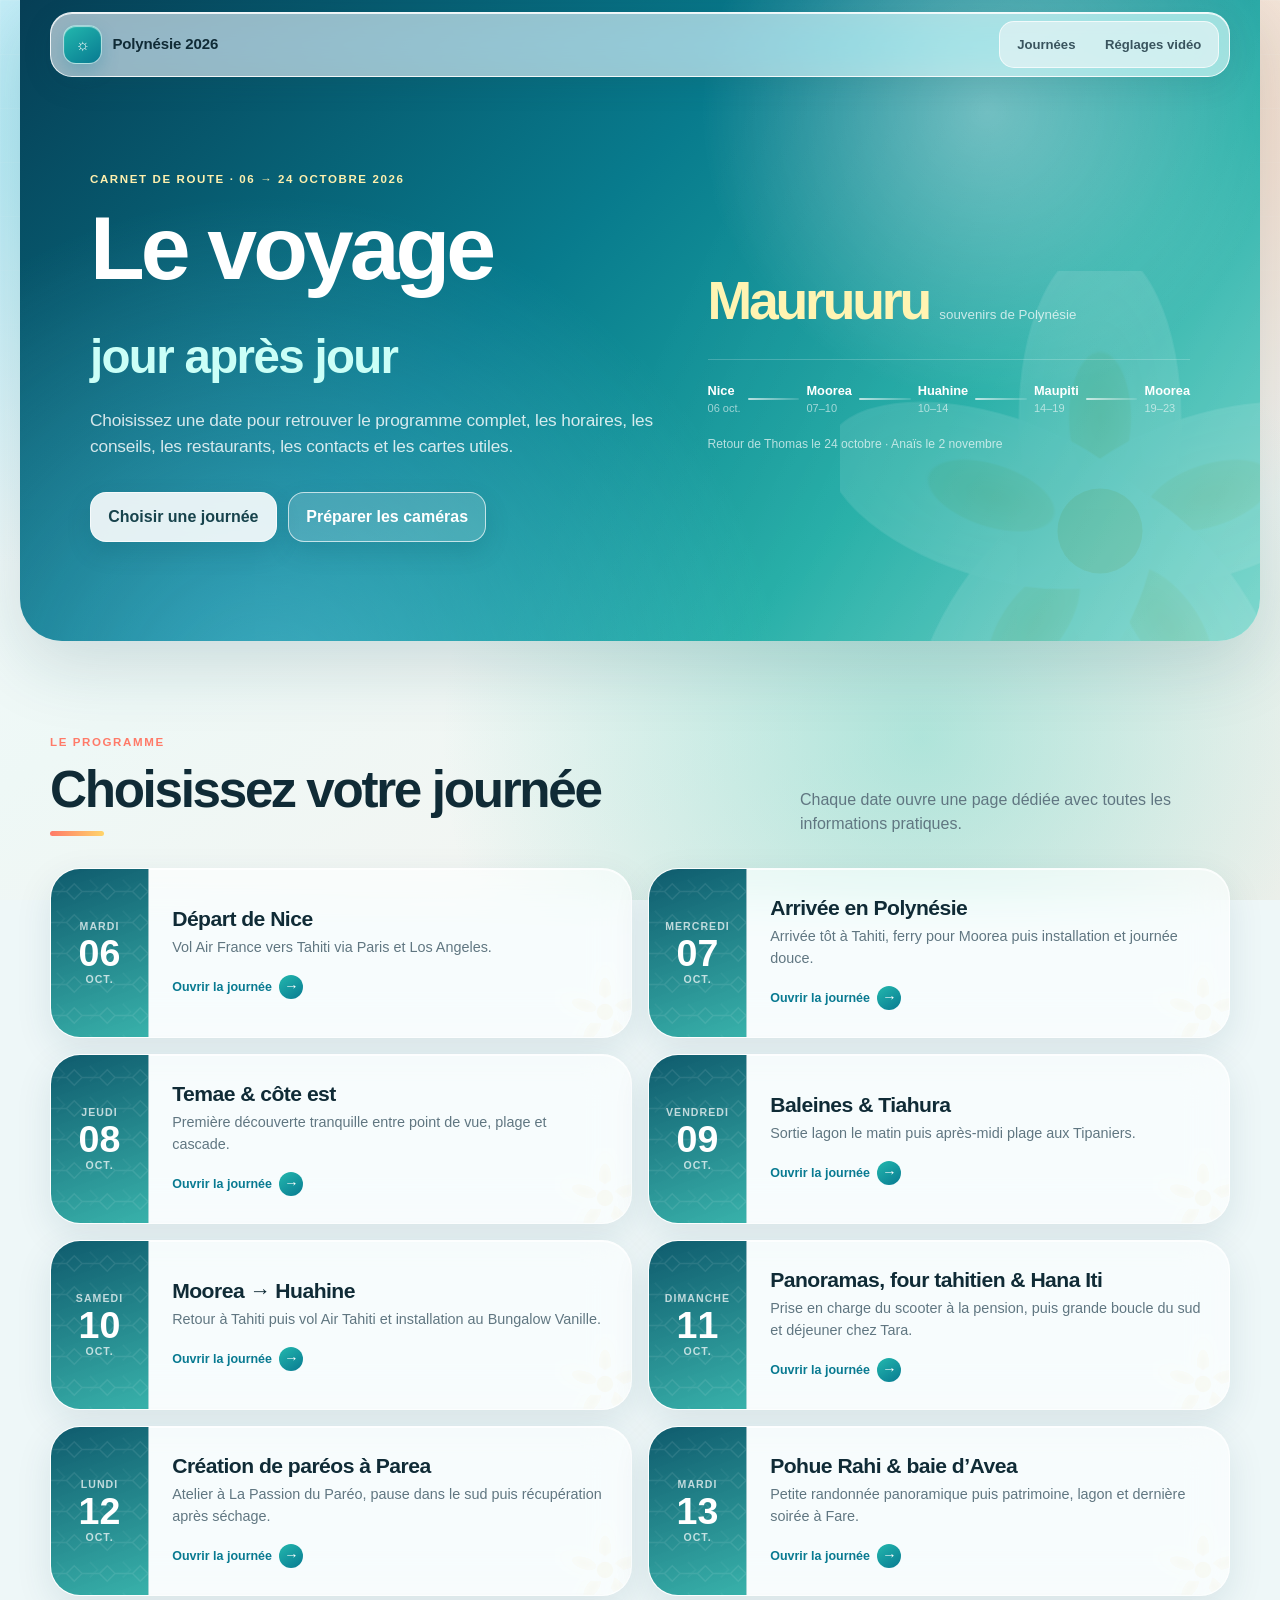
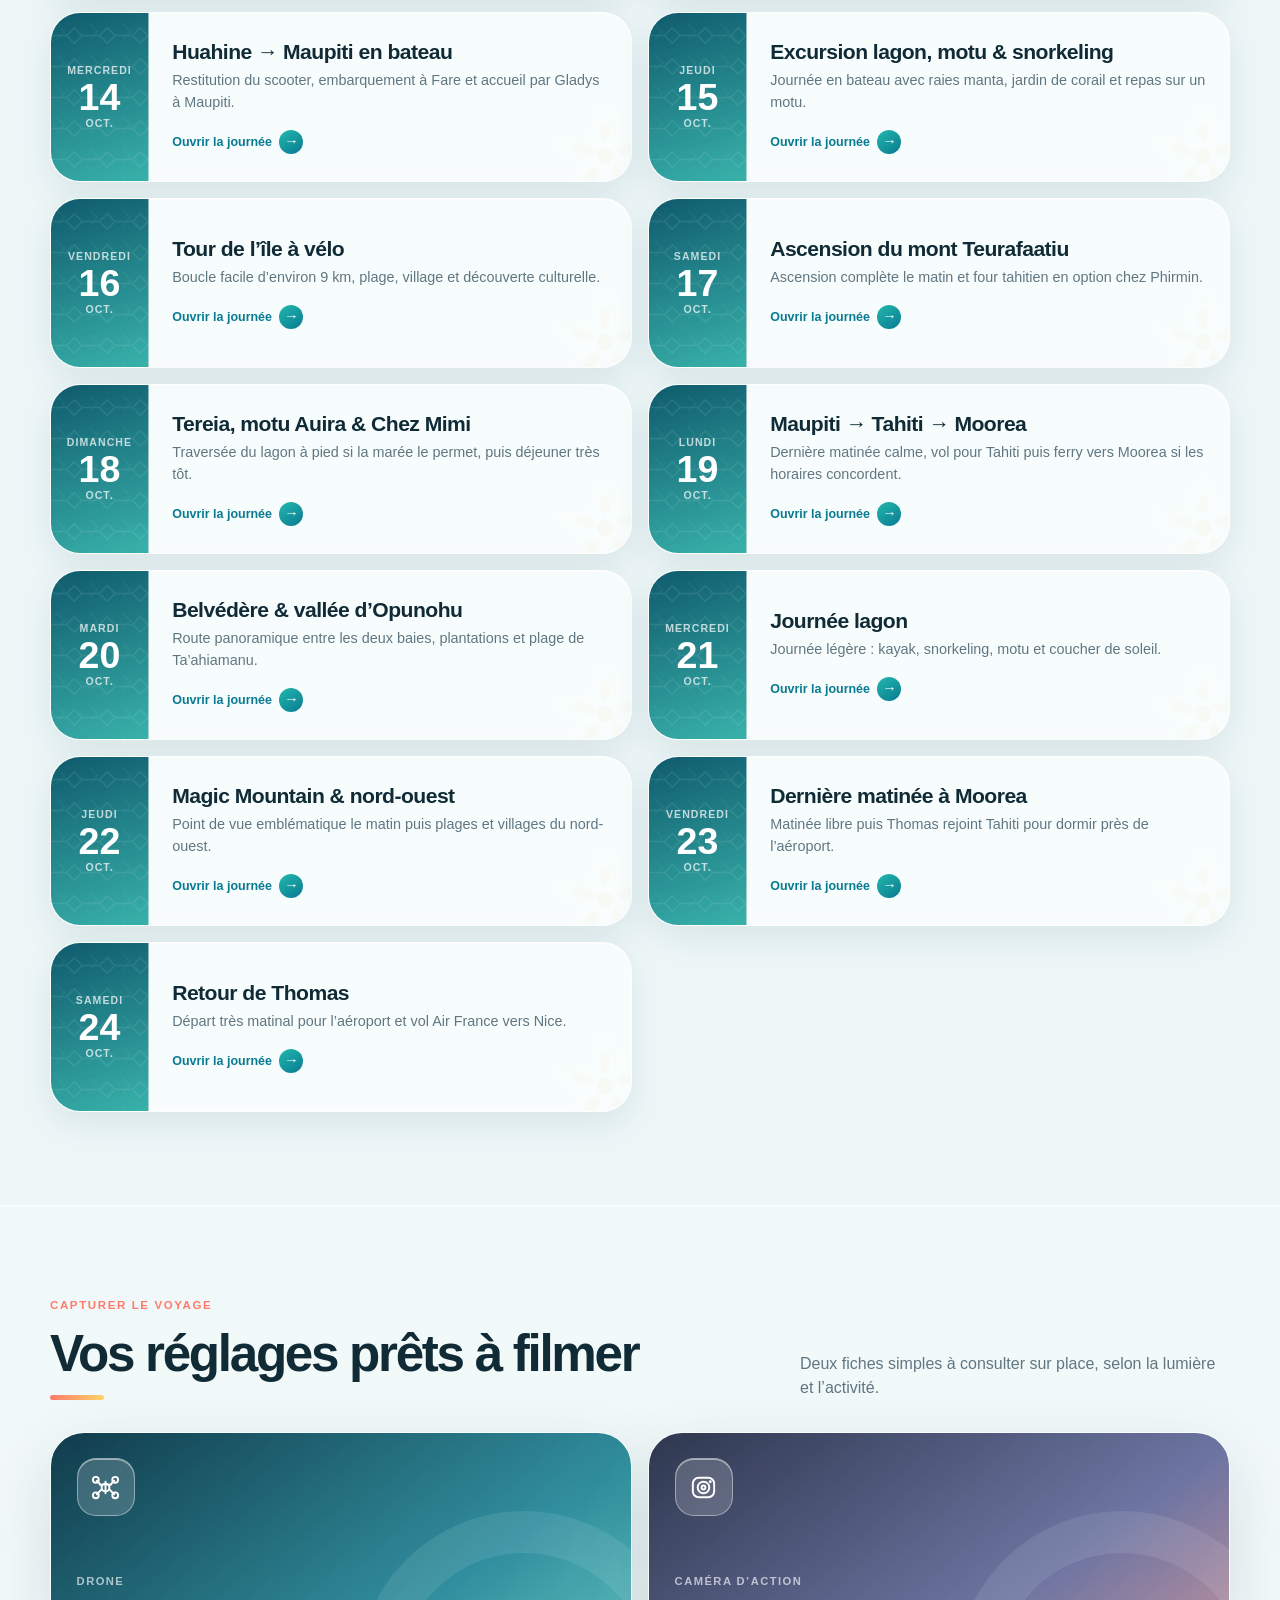
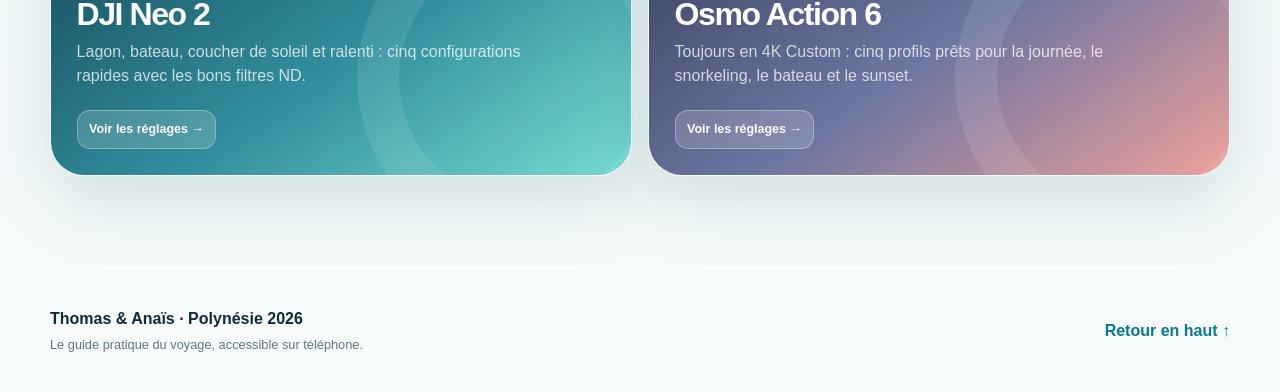
<file: index.html>
<!doctype html>
<html lang="fr">
<head>
  <meta charset="utf-8">
  <meta name="viewport" content="width=device-width, initial-scale=1, viewport-fit=cover">
  <meta name="theme-color" content="#eef7f8">
  <meta name="description" content="Guide jour par jour du voyage de Thomas et Anaïs en Polynésie française, du 6 au 24 octobre 2026.">
  <title>Polynésie 2026 · Guide jour par jour</title>
  <link rel="manifest" href="manifest.webmanifest">
  <link rel="icon" href="favicon.svg" type="image/svg+xml">
  <link rel="stylesheet" href="styles.css">
</head>
<body>
  <header class="topbar">
    <a class="brand" href="#top" aria-label="Retour au début"><span class="brand-mark" aria-hidden="true">☼</span><span>Polynésie <b>2026</b></span></a>
    <nav aria-label="Navigation principale"><a href="#planning">Journées</a><a href="materiel.html">Réglages vidéo</a></nav>
  </header>
  <main id="top">
    <section class="hero home-hero">
      <div class="hero-copy">
        <p class="eyebrow">Carnet de route · 06 → 24 octobre 2026</p>
        <h1>Le voyage<br><em>jour après jour</em></h1>
        <p class="hero-intro">Choisissez une date pour retrouver le programme complet, les horaires, les conseils, les restaurants, les contacts et les cartes utiles.</p>
        <div class="hero-actions"><a class="button primary" href="#planning">Choisir une journée</a><a class="button secondary" href="materiel.html">Préparer les caméras</a></div>
      </div>
      <div class="route-card" aria-label="Résumé du voyage">
        <div class="countdown"><span id="countdown-number">—</span><small id="countdown-label">avant le départ</small></div>
        <div class="route-line">
          <div><b>Nice</b><span>06 oct.</span></div><i></i>
          <div><b>Moorea</b><span>07–10</span></div><i></i>
          <div><b>Huahine</b><span>10–14</span></div><i></i>
          <div><b>Maupiti</b><span>14–19</span></div><i></i>
          <div><b>Moorea</b><span>19–23</span></div>
        </div>
        <p class="route-note">Retour de Thomas le 24 octobre · Anaïs le 2 novembre</p>
      </div>
    </section>
    <section class="section home-planning" id="planning">
      <div class="section-heading">
        <div><p class="eyebrow">Le programme</p><h2>Choisissez votre journée</h2></div>
        <p>Chaque date ouvre une page dédiée avec toutes les informations pratiques.</p>
      </div>
      <div class="days home-days" id="days"></div>
    </section>
    <section class="capture-section" id="capture">
      <div class="section-heading">
        <div><p class="eyebrow">Capturer le voyage</p><h2>Vos réglages prêts à filmer</h2></div>
        <p>Deux fiches simples à consulter sur place, selon la lumière et l’activité.</p>
      </div>
      <div class="capture-grid">
        <a class="device-card" href="materiel.html#neo2">
          <span class="device-icon" aria-hidden="true"><svg viewBox="0 0 32 32" fill="none"><path d="M10 13h12M16 10v12M7 9l5 5M25 9l-5 5M7 23l5-5M25 23l-5-5" stroke-width="2" stroke-linecap="round"/><circle cx="16" cy="16" r="4" stroke-width="2"/><circle cx="6" cy="8" r="3" stroke-width="2"/><circle cx="26" cy="8" r="3" stroke-width="2"/><circle cx="6" cy="24" r="3" stroke-width="2"/><circle cx="26" cy="24" r="3" stroke-width="2"/></svg></span>
          <small>Drone</small><h3>DJI Neo 2</h3><p>Lagon, bateau, coucher de soleil et ralenti : cinq configurations rapides avec les bons filtres ND.</p><span class="device-link">Voir les réglages →</span>
        </a>
        <a class="device-card osmo" href="materiel.html#osmo">
          <span class="device-icon" aria-hidden="true"><svg viewBox="0 0 32 32" fill="none"><rect x="5" y="6" width="22" height="20" rx="6" stroke-width="2"/><circle cx="16" cy="16" r="6" stroke-width="2"/><circle cx="16" cy="16" r="2" stroke-width="2"/><path d="M23 10h.01" stroke-width="3" stroke-linecap="round"/></svg></span>
          <small>Caméra d’action</small><h3>Osmo Action 6</h3><p>Toujours en 4K Custom : cinq profils prêts pour la journée, le snorkeling, le bateau et le sunset.</p><span class="device-link">Voir les réglages →</span>
        </a>
      </div>
    </section>
  </main>
  <footer>
    <div><b>Thomas & Anaïs · Polynésie 2026</b><span>Le guide pratique du voyage, accessible sur téléphone.</span></div>
    <a href="#top">Retour en haut ↑</a>
  </footer>
  <script src="app.js"></script>
</body>
</html>
</file>
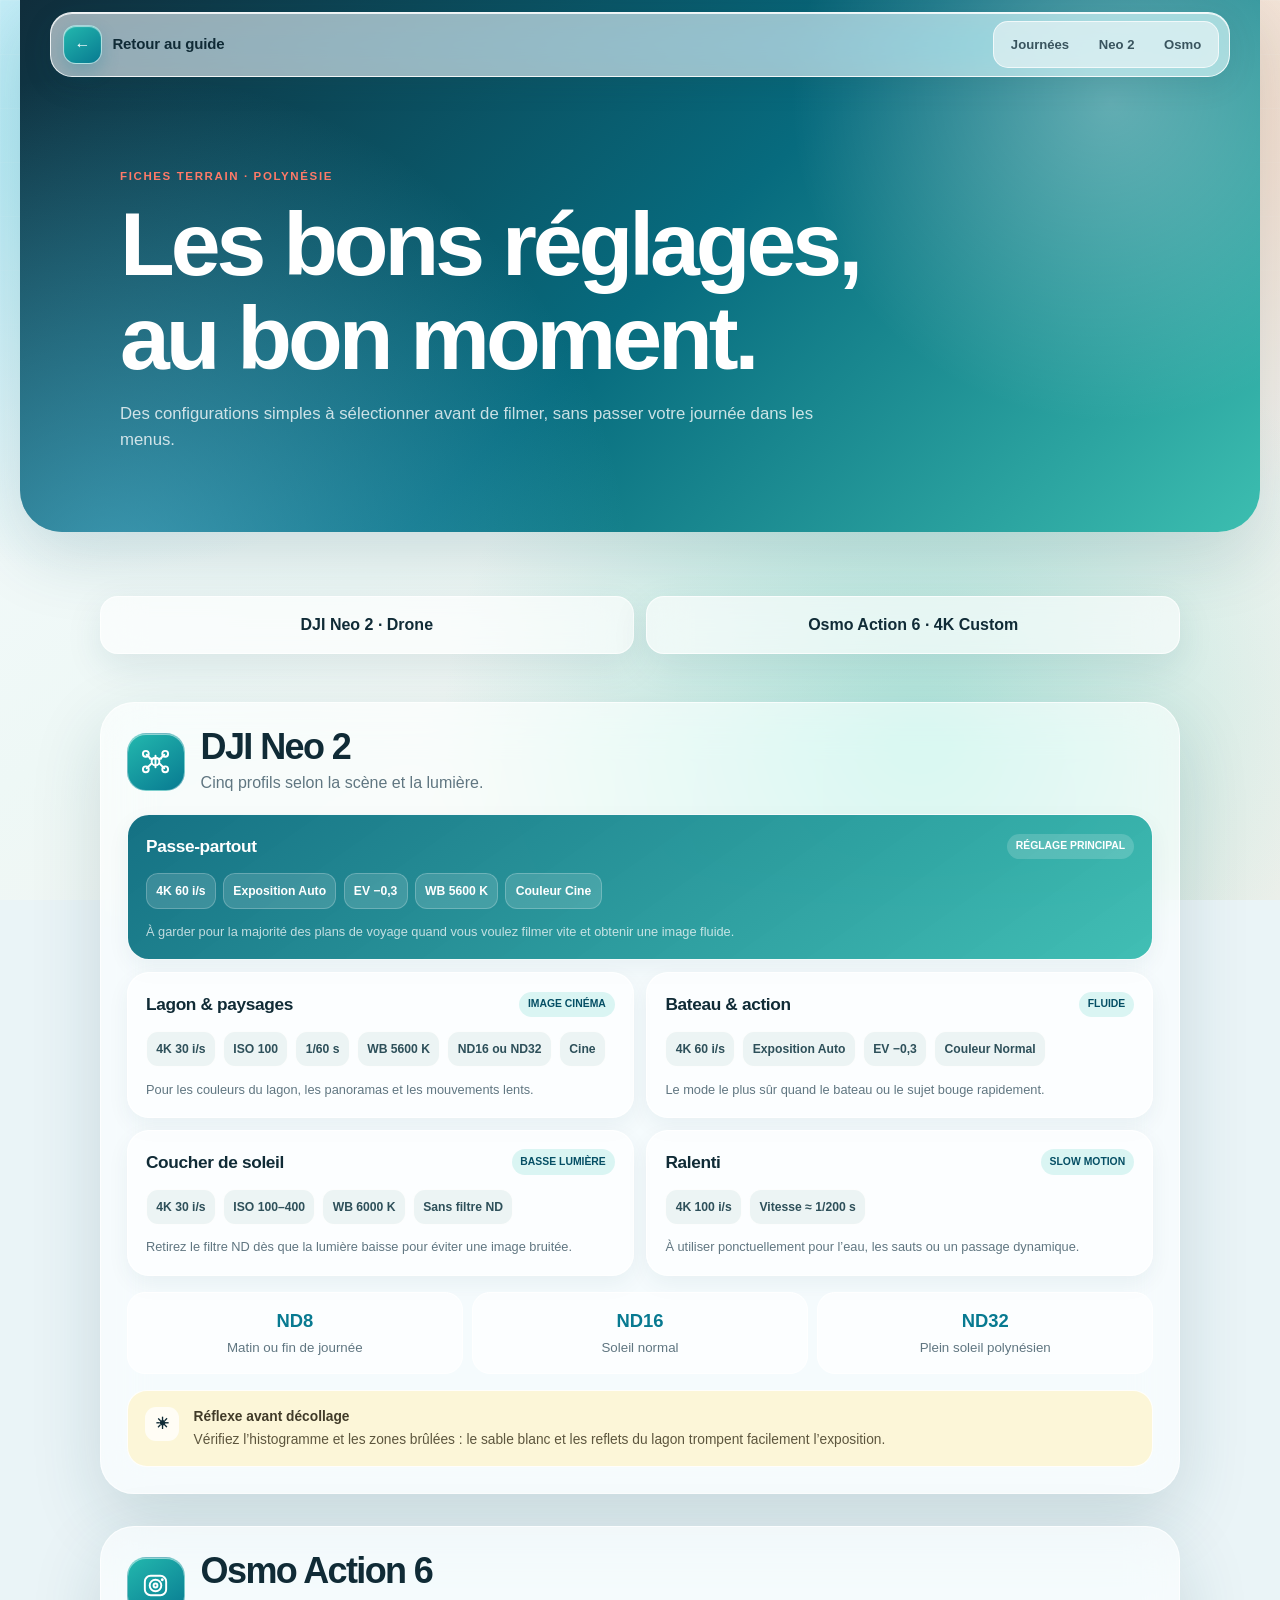
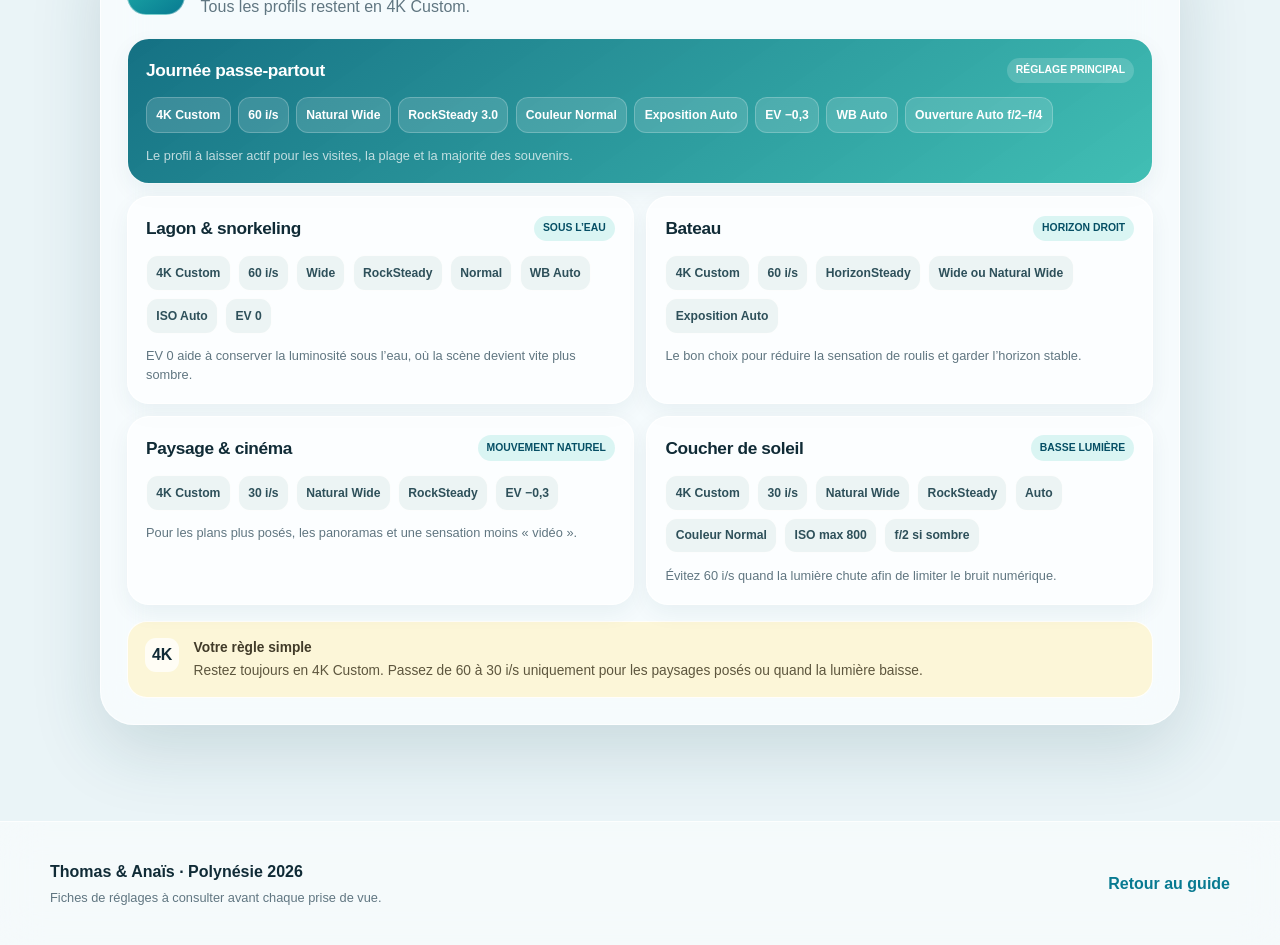
<file: materiel.html>
<!doctype html>
<html lang="fr">
<head>
  <meta charset="utf-8">
  <meta name="viewport" content="width=device-width, initial-scale=1, viewport-fit=cover">
  <meta name="theme-color" content="#eaf4f7">
  <meta name="description" content="Réglages vidéo conseillés pour le DJI Neo 2 et l’Osmo Action 6 pendant le voyage en Polynésie.">
  <title>Réglages vidéo · Polynésie 2026</title>
  <link rel="manifest" href="manifest.webmanifest">
  <link rel="icon" href="favicon.svg" type="image/svg+xml">
  <link rel="stylesheet" href="styles.css">
</head>
<body class="gear-page">
  <header class="topbar">
    <a class="brand" href="index.html"><span class="brand-mark" aria-hidden="true">←</span><span>Retour au <b>guide</b></span></a>
    <nav aria-label="Navigation principale"><a href="index.html#planning">Journées</a><a href="#neo2">Neo 2</a><a href="#osmo">Osmo</a></nav>
  </header>
  <main>
    <section class="gear-hero">
      <p class="eyebrow">Fiches terrain · Polynésie</p>
      <h1>Les bons réglages,<br>au bon moment.</h1>
      <p>Des configurations simples à sélectionner avant de filmer, sans passer votre journée dans les menus.</p>
    </section>
    <div class="gear-shell">
      <nav class="gear-nav" aria-label="Choisir un appareil"><a href="#neo2">DJI Neo 2 · Drone</a><a href="#osmo">Osmo Action 6 · 4K Custom</a></nav>
      <section class="gear-section" id="neo2">
        <div class="gear-heading">
          <span class="device-icon" aria-hidden="true"><svg viewBox="0 0 32 32" fill="none"><path d="M10 13h12M16 10v12M7 9l5 5M25 9l-5 5M7 23l5-5M25 23l-5-5" stroke-width="2" stroke-linecap="round"/><circle cx="16" cy="16" r="4" stroke-width="2"/><circle cx="6" cy="8" r="3" stroke-width="2"/><circle cx="26" cy="8" r="3" stroke-width="2"/><circle cx="6" cy="24" r="3" stroke-width="2"/><circle cx="26" cy="24" r="3" stroke-width="2"/></svg></span>
          <div><h2>DJI Neo 2</h2><p>Cinq profils selon la scène et la lumière.</p></div>
        </div>
        <div class="mode-grid">
          <article class="mode-card featured"><div class="mode-top"><h3>Passe-partout</h3><span class="mode-badge">Réglage principal</span></div><div class="settings"><span>4K 60 i/s</span><span>Exposition Auto</span><span>EV −0,3</span><span>WB 5600 K</span><span>Couleur Cine</span></div><p class="mode-note">À garder pour la majorité des plans de voyage quand vous voulez filmer vite et obtenir une image fluide.</p></article>
          <article class="mode-card"><div class="mode-top"><h3>Lagon & paysages</h3><span class="mode-badge">Image cinéma</span></div><div class="settings"><span>4K 30 i/s</span><span>ISO 100</span><span>1/60 s</span><span>WB 5600 K</span><span>ND16 ou ND32</span><span>Cine</span></div><p class="mode-note">Pour les couleurs du lagon, les panoramas et les mouvements lents.</p></article>
          <article class="mode-card"><div class="mode-top"><h3>Bateau & action</h3><span class="mode-badge">Fluide</span></div><div class="settings"><span>4K 60 i/s</span><span>Exposition Auto</span><span>EV −0,3</span><span>Couleur Normal</span></div><p class="mode-note">Le mode le plus sûr quand le bateau ou le sujet bouge rapidement.</p></article>
          <article class="mode-card"><div class="mode-top"><h3>Coucher de soleil</h3><span class="mode-badge">Basse lumière</span></div><div class="settings"><span>4K 30 i/s</span><span>ISO 100–400</span><span>WB 6000 K</span><span>Sans filtre ND</span></div><p class="mode-note">Retirez le filtre ND dès que la lumière baisse pour éviter une image bruitée.</p></article>
          <article class="mode-card"><div class="mode-top"><h3>Ralenti</h3><span class="mode-badge">Slow motion</span></div><div class="settings"><span>4K 100 i/s</span><span>Vitesse ≈ 1/200 s</span></div><p class="mode-note">À utiliser ponctuellement pour l’eau, les sauts ou un passage dynamique.</p></article>
        </div>
        <div class="nd-strip"><span><b>ND8</b><small>Matin ou fin de journée</small></span><span><b>ND16</b><small>Soleil normal</small></span><span><b>ND32</b><small>Plein soleil polynésien</small></span></div>
        <div class="gear-tip"><b>☀︎</b><p><strong>Réflexe avant décollage</strong>Vérifiez l’histogramme et les zones brûlées : le sable blanc et les reflets du lagon trompent facilement l’exposition.</p></div>
      </section>
      <section class="gear-section" id="osmo">
        <div class="gear-heading">
          <span class="device-icon" aria-hidden="true"><svg viewBox="0 0 32 32" fill="none"><rect x="5" y="6" width="22" height="20" rx="6" stroke-width="2"/><circle cx="16" cy="16" r="6" stroke-width="2"/><circle cx="16" cy="16" r="2" stroke-width="2"/><path d="M23 10h.01" stroke-width="3" stroke-linecap="round"/></svg></span>
          <div><h2>Osmo Action 6</h2><p>Tous les profils restent en 4K Custom.</p></div>
        </div>
        <div class="mode-grid">
          <article class="mode-card featured"><div class="mode-top"><h3>Journée passe-partout</h3><span class="mode-badge">Réglage principal</span></div><div class="settings"><span>4K Custom</span><span>60 i/s</span><span>Natural Wide</span><span>RockSteady 3.0</span><span>Couleur Normal</span><span>Exposition Auto</span><span>EV −0,3</span><span>WB Auto</span><span>Ouverture Auto f/2–f/4</span></div><p class="mode-note">Le profil à laisser actif pour les visites, la plage et la majorité des souvenirs.</p></article>
          <article class="mode-card"><div class="mode-top"><h3>Lagon & snorkeling</h3><span class="mode-badge">Sous l’eau</span></div><div class="settings"><span>4K Custom</span><span>60 i/s</span><span>Wide</span><span>RockSteady</span><span>Normal</span><span>WB Auto</span><span>ISO Auto</span><span>EV 0</span></div><p class="mode-note">EV 0 aide à conserver la luminosité sous l’eau, où la scène devient vite plus sombre.</p></article>
          <article class="mode-card"><div class="mode-top"><h3>Bateau</h3><span class="mode-badge">Horizon droit</span></div><div class="settings"><span>4K Custom</span><span>60 i/s</span><span>HorizonSteady</span><span>Wide ou Natural Wide</span><span>Exposition Auto</span></div><p class="mode-note">Le bon choix pour réduire la sensation de roulis et garder l’horizon stable.</p></article>
          <article class="mode-card"><div class="mode-top"><h3>Paysage & cinéma</h3><span class="mode-badge">Mouvement naturel</span></div><div class="settings"><span>4K Custom</span><span>30 i/s</span><span>Natural Wide</span><span>RockSteady</span><span>EV −0,3</span></div><p class="mode-note">Pour les plans plus posés, les panoramas et une sensation moins « vidéo ».</p></article>
          <article class="mode-card"><div class="mode-top"><h3>Coucher de soleil</h3><span class="mode-badge">Basse lumière</span></div><div class="settings"><span>4K Custom</span><span>30 i/s</span><span>Natural Wide</span><span>RockSteady</span><span>Auto</span><span>Couleur Normal</span><span>ISO max 800</span><span>f/2 si sombre</span></div><p class="mode-note">Évitez 60 i/s quand la lumière chute afin de limiter le bruit numérique.</p></article>
        </div>
        <div class="gear-tip"><b>4K</b><p><strong>Votre règle simple</strong>Restez toujours en 4K Custom. Passez de 60 à 30 i/s uniquement pour les paysages posés ou quand la lumière baisse.</p></div>
      </section>
    </div>
  </main>
  <footer><div><b>Thomas & Anaïs · Polynésie 2026</b><span>Fiches de réglages à consulter avant chaque prise de vue.</span></div><a href="index.html">Retour au guide</a></footer>
</body>
</html>
</file>
<file: styles.css>
:root {
  --blue:#087a91;--blue-deep:#064f65;--teal:#23b8ae;--aqua:#73d5d0;--sky:#b9e8f6;--coral:#ff7a68;--sun:#ffd56a;--ink:#102b36;--muted:#607681;--glass:rgba(255,255,255,.62);--glass-strong:rgba(255,255,255,.82);--line:rgba(255,255,255,.72);--soft-line:rgba(19,72,87,.10);--shadow:0 24px 70px rgba(17,73,87,.16);--small-shadow:0 12px 36px rgba(17,73,87,.10);--radius:30px
}
*{box-sizing:border-box}html{scroll-behavior:smooth}body{margin:0;min-height:100vh;color:var(--ink);background:#eef7f8;font-family:-apple-system,BlinkMacSystemFont,"SF Pro Display","SF Pro Text","Helvetica Neue",Arial,sans-serif;font-size:16px;line-height:1.5;-webkit-font-smoothing:antialiased}body::before{content:"";position:fixed;z-index:-2;inset:0;background:radial-gradient(circle at 8% 14%,rgba(126,220,238,.65),transparent 28rem),radial-gradient(circle at 93% 12%,rgba(255,190,157,.52),transparent 25rem),radial-gradient(circle at 72% 82%,rgba(72,203,183,.40),transparent 30rem),linear-gradient(150deg,#f8fbff 0%,#eef8f6 48%,#f8f2ee 100%)}body::after{content:"";position:fixed;z-index:-1;inset:0;opacity:.24;background-image:linear-gradient(rgba(255,255,255,.35) 1px,transparent 1px),linear-gradient(90deg,rgba(255,255,255,.35) 1px,transparent 1px);background-size:54px 54px;mask-image:linear-gradient(to bottom,black,transparent 72%);pointer-events:none}a{color:inherit}button{font:inherit}
.topbar{position:sticky;z-index:30;top:max(12px,env(safe-area-inset-top));display:flex;align-items:center;justify-content:space-between;width:min(1180px,calc(100% - 24px));min-height:58px;margin:12px auto 0;padding:8px 10px 8px 12px;color:var(--ink);background:rgba(255,255,255,.58);border:1px solid rgba(255,255,255,.86);border-radius:22px;box-shadow:0 8px 30px rgba(20,71,83,.10),inset 0 1px 0 rgba(255,255,255,.84);backdrop-filter:saturate(180%) blur(26px);-webkit-backdrop-filter:saturate(180%) blur(26px)}.topbar::after{display:none}.brand{display:flex;align-items:center;gap:.65rem;text-decoration:none;font-size:.94rem;font-weight:600;letter-spacing:-.01em}.brand-mark{display:grid;place-items:center;width:39px;height:39px;color:white;background:linear-gradient(145deg,var(--teal),var(--blue));border:1px solid rgba(255,255,255,.65);border-radius:13px;box-shadow:0 8px 18px rgba(8,122,145,.24),inset 0 1px 1px rgba(255,255,255,.6);font-size:1rem}.topbar nav{display:flex;align-items:center;gap:4px;padding:4px;background:rgba(235,244,246,.66);border:1px solid rgba(255,255,255,.7);border-radius:15px}.topbar nav a{padding:.55rem .8rem;color:#39545e;text-decoration:none;border-radius:11px;font-size:.82rem;font-weight:650;transition:.2s ease}.topbar nav a:hover,.topbar nav a:focus-visible{color:var(--ink);background:rgba(255,255,255,.86);box-shadow:0 4px 12px rgba(19,72,87,.08)}
.hero{position:relative;overflow:hidden;display:grid;grid-template-columns:minmax(0,1.08fr) minmax(340px,.92fr);align-items:center;gap:3.2rem;width:min(1240px,calc(100% - 24px));min-height:620px;margin:-82px auto 0;padding:11rem max(1.5rem,calc((100% - 1140px)/2)) 6.2rem;color:white;background:linear-gradient(135deg,#063e55 0%,#087b8d 42%,#21ada5 72%,#70d4c8 100%);border-radius:0 0 42px 42px;box-shadow:var(--shadow);isolation:isolate}.hero::before{content:"";position:absolute;z-index:-1;inset:0;background:radial-gradient(circle at 78% 18%,rgba(255,255,255,.42),transparent 18rem),radial-gradient(circle at 20% 110%,rgba(111,209,236,.55),transparent 32rem),linear-gradient(115deg,transparent 50%,rgba(255,255,255,.12));opacity:.9}.hero::after{content:"";position:absolute;z-index:-1;right:-100px;bottom:-150px;width:520px;height:520px;background:url("tipanier.svg") center/contain no-repeat;opacity:.12}.hero-copy,.route-card{position:relative;z-index:1}.eyebrow{margin:0 0 .75rem;color:var(--coral);font-size:.72rem;font-weight:760;letter-spacing:.14em;text-transform:uppercase}.hero .eyebrow{color:#fff0ae}h1,h2,h3{margin-top:0;line-height:1.05;letter-spacing:-.045em}h1{margin-bottom:1.2rem;font-size:clamp(3.6rem,7vw,6.7rem);font-weight:760}h1 em{display:inline-block;color:#cbfff7;font-size:.53em;font-style:normal;font-weight:560;letter-spacing:-.035em}h2{font-size:clamp(2.2rem,4vw,3.7rem);font-weight:740}.hero-intro{max-width:620px;margin:0;color:rgba(255,255,255,.82);font-size:1.08rem;letter-spacing:-.01em}.hero-actions{display:flex;flex-wrap:wrap;gap:.7rem;margin-top:2rem}.button{display:inline-flex;align-items:center;justify-content:center;min-height:48px;padding:.76rem 1.08rem;border:1px solid rgba(255,255,255,.68);border-radius:16px;text-decoration:none;font-weight:700;box-shadow:0 10px 25px rgba(10,65,78,.15);transition:transform .2s ease,box-shadow .2s ease}.button:hover{transform:translateY(-2px);box-shadow:0 15px 30px rgba(10,65,78,.2)}.button.primary{color:#17434c;background:rgba(255,255,255,.88);backdrop-filter:blur(12px)}.button.secondary{color:white;background:rgba(255,255,255,.16)}
.route-card{padding:0;background:transparent;border:0;border-radius:0;box-shadow:none;backdrop-filter:none;-webkit-backdrop-filter:none}.countdown{display:flex;align-items:baseline;gap:.65rem;padding-bottom:1.15rem;border-bottom:1px solid rgba(255,255,255,.2)}.countdown span{color:#fff4b2;font-size:3.35rem;font-weight:760;letter-spacing:-.06em}.countdown small{color:rgba(255,255,255,.72)}.route-line{display:grid;grid-template-columns:auto 1fr auto 1fr auto 1fr auto 1fr auto;align-items:center;gap:.45rem;margin-top:1.35rem}.route-line div{display:flex;flex-direction:column}.route-line b{font-size:.8rem}.route-line span{color:rgba(255,255,255,.58);font-size:.69rem}.route-line i{height:2px;background:linear-gradient(90deg,rgba(255,255,255,.7),rgba(255,255,255,.12));border-radius:99px}.route-note{margin:1.15rem 0 0;color:rgba(255,255,255,.68);font-size:.76rem}
.section{width:min(1180px,calc(100% - 32px));margin:0 auto;padding:5.8rem 0;scroll-margin-top:90px}.home-planning{padding-top:5.8rem}.section-heading{display:flex;align-items:flex-end;justify-content:space-between;gap:2rem;margin-bottom:2rem}.section-heading h2{margin:0;max-width:720px}.section-heading h2::after{content:"";display:block;width:54px;height:5px;margin-top:.9rem;background:linear-gradient(90deg,var(--coral),var(--sun));border-radius:99px}.section-heading>p{max-width:430px;margin:0;color:var(--muted)}
.days{display:grid;gap:1rem}.home-days{grid-template-columns:repeat(2,minmax(0,1fr))}.day{position:relative;overflow:hidden;display:grid;grid-template-columns:98px 1fr;min-height:170px;color:inherit;text-decoration:none;background:var(--glass);border:1px solid var(--line);border-radius:var(--radius);box-shadow:var(--small-shadow),inset 0 1px 0 rgba(255,255,255,.8);backdrop-filter:saturate(160%) blur(22px);-webkit-backdrop-filter:saturate(160%) blur(22px);transition:transform .25s cubic-bezier(.2,.8,.2,1),box-shadow .25s ease}.day::after{content:"";position:absolute;right:-24px;bottom:-25px;width:100px;height:100px;background:url("tipanier.svg") center/contain no-repeat;opacity:.055;pointer-events:none}.day:hover{transform:translateY(-4px) scale(1.005);box-shadow:0 24px 55px rgba(17,73,87,.15),inset 0 1px 0 white}.day-date{position:relative;display:flex;flex-direction:column;align-items:center;justify-content:center;padding:1rem .6rem;color:white;background:linear-gradient(160deg,rgba(5,84,103,.96),rgba(29,167,159,.88));border-right:1px solid rgba(255,255,255,.55)}.day-date::before{content:"";position:absolute;inset:0;background:url("motif-polynesien.svg") center/auto 31px repeat;opacity:.12}.day-date b,.day-date span{position:relative;display:block}.day-date b{font-size:2.35rem;font-weight:730;line-height:1}.day-date span{color:rgba(255,255,255,.72);font-size:.66rem;font-weight:700;letter-spacing:.1em;text-transform:uppercase}.day-body{position:relative;z-index:1;display:flex;flex-direction:column;justify-content:center;padding:1.35rem 1.45rem}.day h3{margin:0 0 .45rem;font-size:1.32rem;font-weight:720;letter-spacing:-.025em}.day-summary{margin:0;color:var(--muted);font-size:.9rem}.home-day-link{margin-top:1rem;color:var(--blue);font-size:.78rem;font-weight:720}.home-day-link b{display:inline-grid;place-items:center;width:24px;height:24px;margin-left:.25rem;color:white;background:linear-gradient(145deg,var(--teal),var(--blue));border-radius:50%;font-size:.9rem}
.capture-section{width:100%;padding:5.7rem max(1rem,calc((100vw - 1180px)/2));background:linear-gradient(180deg,rgba(255,255,255,.16),rgba(255,255,255,.48));border-top:1px solid rgba(255,255,255,.75);border-bottom:1px solid rgba(255,255,255,.75)}.capture-grid{display:grid;grid-template-columns:repeat(2,minmax(0,1fr));gap:1rem}.device-card{position:relative;overflow:hidden;min-height:330px;padding:1.6rem;color:white;text-decoration:none;border:1px solid rgba(255,255,255,.48);border-radius:34px;box-shadow:var(--shadow);isolation:isolate;transition:transform .25s ease}.device-card:hover{transform:translateY(-4px)}.device-card::before{content:"";position:absolute;z-index:-1;inset:0;background:linear-gradient(145deg,rgba(4,49,66,.95),rgba(6,119,137,.82) 58%,rgba(80,210,193,.76))}.device-card.osmo::before{background:linear-gradient(145deg,rgba(37,47,71,.96),rgba(83,91,144,.84) 56%,rgba(234,133,125,.76))}.device-card::after{content:"";position:absolute;z-index:-1;right:-60px;bottom:-70px;width:250px;height:250px;border:42px solid rgba(255,255,255,.09);border-radius:50%}.device-icon{display:grid;place-items:center;width:58px;height:58px;margin-bottom:3.2rem;background:rgba(255,255,255,.18);border:1px solid rgba(255,255,255,.42);border-radius:19px;box-shadow:inset 0 1px 0 rgba(255,255,255,.5);backdrop-filter:blur(16px)}.device-icon svg{width:31px;height:31px;stroke:white}.device-card small{color:rgba(255,255,255,.64);font-size:.7rem;font-weight:750;letter-spacing:.13em;text-transform:uppercase}.device-card h3{margin:.4rem 0 .55rem;font-size:2rem}.device-card p{max-width:480px;margin:0;color:rgba(255,255,255,.75)}.device-link{display:inline-flex;align-items:center;gap:.45rem;margin-top:1.35rem;padding:.58rem .72rem;background:rgba(255,255,255,.16);border:1px solid rgba(255,255,255,.3);border-radius:13px;font-size:.78rem;font-weight:720}
footer{display:flex;align-items:center;justify-content:space-between;gap:2rem;padding:2.4rem max(1rem,calc((100vw - 1180px)/2));color:var(--ink);background:rgba(255,255,255,.52);border-top:1px solid rgba(255,255,255,.75);backdrop-filter:blur(20px)}footer b,footer span{display:block}footer span{margin-top:.2rem;color:var(--muted);font-size:.8rem}footer a{color:var(--blue);text-decoration:none;font-weight:700}
.gear-page{background:#eaf4f7}.gear-hero{position:relative;overflow:hidden;width:min(1240px,calc(100% - 24px));margin:-82px auto 0;padding:10.8rem max(1.5rem,calc((100% - 1080px)/2)) 5rem;color:white;background:linear-gradient(135deg,#102d3b,#076b7e 52%,#3cbeb0);border-radius:0 0 42px 42px;box-shadow:var(--shadow);isolation:isolate}.gear-hero::before{content:"";position:absolute;z-index:-1;inset:0;background:radial-gradient(circle at 88% 20%,rgba(255,255,255,.32),transparent 20rem),radial-gradient(circle at 8% 110%,rgba(102,205,235,.55),transparent 32rem)}.gear-hero h1{max-width:820px;margin:.25rem 0 1rem;font-size:clamp(3.2rem,7vw,6rem)}.gear-hero p:last-child{max-width:700px;margin:0;color:rgba(255,255,255,.78);font-size:1.05rem}.gear-shell{width:min(1080px,calc(100% - 32px));margin:0 auto;padding:4rem 0 6rem}.gear-nav{display:grid;grid-template-columns:repeat(2,1fr);gap:.8rem;margin-bottom:3rem}.gear-nav a{padding:1rem;color:var(--ink);text-align:center;text-decoration:none;background:var(--glass);border:1px solid var(--line);border-radius:18px;box-shadow:var(--small-shadow);backdrop-filter:blur(20px);font-weight:700}.gear-section{scroll-margin-top:100px;margin-top:2rem;padding:1.6rem;background:var(--glass);border:1px solid var(--line);border-radius:34px;box-shadow:var(--shadow);backdrop-filter:saturate(160%) blur(24px)}.gear-heading{display:flex;align-items:center;gap:1rem;margin-bottom:1.2rem}.gear-heading .device-icon{flex:0 0 auto;margin:0;color:white;background:linear-gradient(145deg,var(--teal),var(--blue))}.gear-heading h2{margin:0;font-size:2.25rem}.gear-heading p{margin:.3rem 0 0;color:var(--muted)}.mode-grid{display:grid;grid-template-columns:repeat(2,minmax(0,1fr));gap:.75rem}.mode-card{padding:1.15rem;background:rgba(255,255,255,.68);border:1px solid rgba(255,255,255,.94);border-radius:22px;box-shadow:0 8px 22px rgba(17,73,87,.06)}.mode-card.featured{grid-column:span 2;background:linear-gradient(145deg,rgba(6,104,124,.94),rgba(40,182,170,.88));color:white}.mode-top{display:flex;align-items:center;justify-content:space-between;gap:1rem;margin-bottom:.9rem}.mode-top h3{margin:0;font-size:1.08rem;letter-spacing:-.02em}.mode-badge{padding:.3rem .55rem;color:var(--blue-deep);background:rgba(108,216,205,.24);border-radius:999px;font-size:.65rem;font-weight:760;text-transform:uppercase}.featured .mode-badge{color:white;background:rgba(255,255,255,.17)}.settings{display:flex;flex-wrap:wrap;gap:.45rem}.settings span{padding:.48rem .58rem;color:#2e505a;background:rgba(232,242,242,.8);border:1px solid rgba(255,255,255,.84);border-radius:12px;font-size:.76rem;font-weight:650}.featured .settings span{color:white;background:rgba(255,255,255,.14);border-color:rgba(255,255,255,.22)}.mode-note{margin:.8rem 0 0;color:var(--muted);font-size:.8rem}.featured .mode-note{color:rgba(255,255,255,.72)}.gear-tip{display:grid;grid-template-columns:auto 1fr;gap:.9rem;margin-top:1rem;padding:1rem 1.1rem;background:rgba(255,243,196,.66);border:1px solid rgba(255,255,255,.88);border-radius:20px}.gear-tip b{display:grid;place-items:center;width:34px;height:34px;background:rgba(255,255,255,.75);border-radius:11px}.gear-tip p{margin:0;color:#5d563e;font-size:.86rem}.gear-tip strong{display:block;margin-bottom:.15rem;color:#413b29}.nd-strip{display:grid;grid-template-columns:repeat(3,1fr);gap:.55rem;margin-top:1rem}.nd-strip span{padding:.9rem;text-align:center;background:rgba(255,255,255,.66);border:1px solid white;border-radius:18px}.nd-strip b,.nd-strip small{display:block}.nd-strip b{color:var(--blue);font-size:1.15rem}.nd-strip small{margin-top:.2rem;color:var(--muted)}
:focus-visible{outline:3px solid #ffbd55;outline-offset:3px}@media (prefers-reduced-motion:reduce){*{scroll-behavior:auto!important;transition:none!important}}
@media(max-width:860px){.hero{grid-template-columns:1fr;gap:2.2rem;padding-top:10rem}.route-card{max-width:680px}.home-days,.capture-grid{grid-template-columns:1fr}.section-heading{align-items:flex-start;flex-direction:column}}
@media(max-width:620px){body{font-size:15px}.topbar{top:max(8px,env(safe-area-inset-top));width:calc(100% - 16px);min-height:54px;margin-top:8px;border-radius:19px}.brand span:last-child{display:none}.brand-mark{width:36px;height:36px;border-radius:12px}.topbar nav a{padding:.5rem .62rem;font-size:.74rem}.hero,.gear-hero{width:100%;margin-top:-70px;padding-top:9.6rem;border-radius:0 0 34px 34px}.hero{min-height:auto;padding-bottom:4.7rem}h1{font-size:3.5rem}.route-line{grid-template-columns:repeat(5,minmax(0,1fr));gap:.28rem;margin-top:1rem}.route-line div{align-items:center;min-width:0;text-align:center}.route-line b{font-size:.7rem;white-space:nowrap}.route-line span{font-size:.6rem}.route-line i{display:none}.section{width:calc(100% - 20px);padding:4.3rem 0}.day{grid-template-columns:78px 1fr;min-height:148px;border-radius:24px}.day-date b{font-size:1.9rem}.day-body{padding:1.05rem}.day h3{font-size:1.12rem}.day-summary{font-size:.82rem}.capture-section{padding-top:4.3rem;padding-bottom:4.3rem}.device-card{min-height:300px;border-radius:28px}.gear-shell{width:calc(100% - 20px);padding-top:2.5rem}.gear-nav{grid-template-columns:1fr}.gear-section{padding:1rem;border-radius:28px}.gear-heading{align-items:flex-start}.gear-heading h2{font-size:1.8rem}.mode-grid{grid-template-columns:1fr}.mode-card.featured{grid-column:span 1}.nd-strip{grid-template-columns:1fr}footer{align-items:flex-start;flex-direction:column}}
@media print{.topbar,.hero-actions,footer{display:none}.hero,.gear-hero{min-height:0;margin:0;color:var(--ink);background:white;box-shadow:none}.day,.gear-section{break-inside:avoid;box-shadow:none}}
</file>
